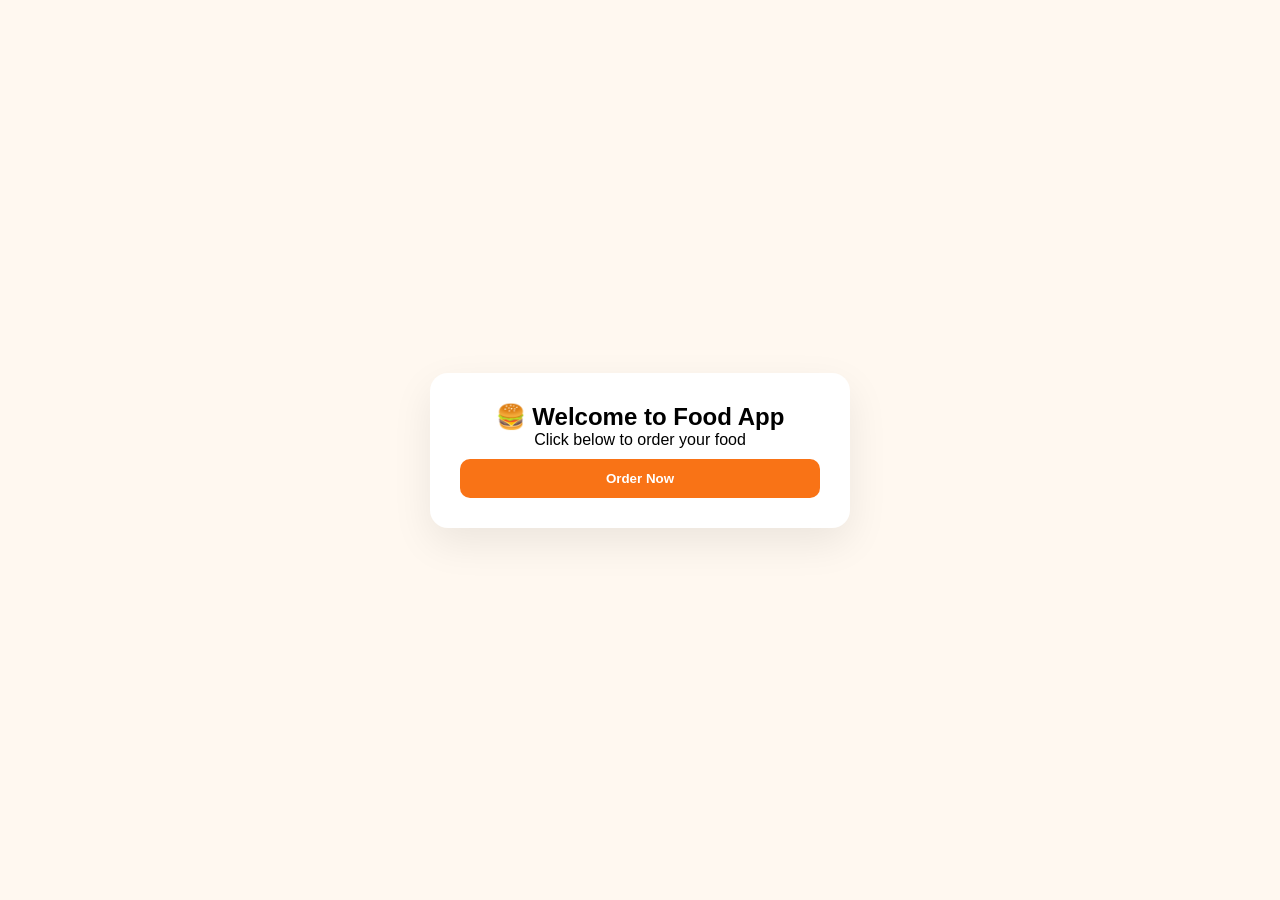
<file: login & signup form.html>
<!DOCTYPE html>
<html lang="en">
<head>
<meta charset="UTF-8">
<meta name="viewport" content="width=device-width, initial-scale=1.0">
<title>Food App Login, Signup & Order</title>

<style>
/* ===== RESET ===== */
* { margin:0; padding:0; box-sizing:border-box; }

body {
    font-family: 'Segoe UI', sans-serif;
    background: #FFF8F0;
    display:flex;
    justify-content:center;
    align-items:center;
    min-height:100vh;
}

/* ===== SECTION STYLING ===== */
.section {
    display:none;
    background:#fff;
    padding:30px;
    border-radius:18px;
    box-shadow:0 15px 40px rgba(0,0,0,0.08);
    width:100%;
    max-width:420px;
}

/* ACTIVE SECTION */
.active { display:block; }

/* ===== INPUT & BUTTON ===== */
input, select, textarea, button {
    width:100%;
    padding:12px;
    margin-top:5px;
    border-radius:10px;
    border:2px solid #eee;
}

input:focus, select:focus, textarea:focus { border-color:#f97316; outline:none; }

button {
    background:#f97316;
    color:white;
    border:none;
    cursor:pointer;
    font-weight:bold;
    margin-top:10px;
}

button:hover { opacity:0.9; }

/* ===== ERROR & SUCCESS ===== */
.error { font-size:12px; color:red; display:none; }
.success { text-align:center; display:none; }
.success h2 { margin-bottom:10px; }

/* ===== SWITCH LINK ===== */
p.switch { text-align:center; margin-top:10px; }
p.switch a { color:#f97316; cursor:pointer; font-weight:600; }

</style>
</head>
<body>

<!-- ================= HOME PAGE ================= -->
<div id="home" class="section active">
    <h2 style="text-align:center;">🍔 Welcome to Food App</h2>
    <p style="text-align:center;">Click below to order your food</p>
    <button onclick="goToOrder()">Order Now</button>
</div>

<!-- ================= LOGIN ================= -->
<div id="login" class="section">
    <h2>Login</h2>
    <form onsubmit="return handleLogin(event)">
        <input type="email" id="loginEmail" placeholder="Email">
        <p class="error" id="loginEmailErr">Invalid email</p>

        <input type="password" id="loginPassword" placeholder="Password">
        <p class="error" id="loginPassErr">Minimum 6 characters</p>

        <button>Login</button>
    </form>
    <p class="switch">No account? <a onclick="showSignup()">Sign Up</a></p>
</div>

<!-- ================= SIGNUP ================= -->
<div id="signup" class="section">
    <h2>Sign Up</h2>
    <form onsubmit="return handleSignup(event)">
        <input type="text" id="signupName" placeholder="Full Name">
        <p class="error" id="signupNameErr">Required</p>

        <input type="email" id="signupEmail" placeholder="Email">
        <p class="error" id="signupEmailErr">Invalid email</p>

        <input type="password" id="signupPassword" placeholder="Password">
        <p class="error" id="signupPassErr">Min 6 characters</p>

        <input type="password" id="signupConfirm" placeholder="Confirm Password">
        <p class="error" id="signupConfirmErr">Passwords don't match</p>

        <button>Sign Up</button>
    </form>
    <p class="switch">Already have account? <a onclick="showLogin()">Login</a></p>
</div>

<!-- ================= ORDER ================= -->
<div id="order" class="section">
    <h2>🍕 Place Order</h2>
    <form id="orderForm">
        <input type="text" id="orderName" placeholder="Full Name">
        <p class="error" id="nameErr">Name is required</p>

        <input type="email" id="orderEmail" placeholder="Email">
        <p class="error" id="emailErr">Invalid email</p>

        <input type="tel" id="phone" placeholder="Phone Number">
        <p class="error" id="phoneErr">Phone is required</p>

        <textarea id="message" placeholder="What do you want to order?"></textarea>

        <select id="payment">
            <option value="">Select payment method</option>
            <option value="mpesa">M-Pesa</option>
            <option value="card">Card</option>
            <option value="cash">Cash on Delivery</option>
        </select>
        <p class="error" id="paymentErr">Select payment method</p>

        <input type="number" id="amount" placeholder="Enter amount">
        <p class="error" id="amountErr">Enter valid amount</p>

        <button>Submit Order</button>
    </form>

    <div class="success" id="successBox">
        <h2>✅ Order Successful</h2>
        <p>Your order and payment have been received.</p>
    </div>

    <button style="margin-top:15px;" onclick="logout()">Logout</button>
</div>

<script>
// ================= HELPER FUNCTION TO SWITCH SECTIONS ================
function showSection(id){
    document.querySelectorAll(".section").forEach(s => s.classList.remove("active"));
    document.getElementById(id).classList.add("active");
}

// ================= NAVIGATION =================
function goToOrder(){
    let isLoggedIn = localStorage.getItem("userLoggedIn");
    if(isLoggedIn === "true") showSection("order"); // user logged in -> go to order
    else showSection("login"); // not logged in -> go to login
}

function showSignup(){ showSection("signup"); }
function showLogin(){ showSection("login"); }

// ================= LOGIN HANDLER =================
function handleLogin(e){
    e.preventDefault();
    let email = document.getElementById("loginEmail").value.trim();
    let password = document.getElementById("loginPassword").value;
    let valid=true;

    // EMAIL VALIDATION
    if(!email.includes("@")){ 
        document.getElementById("loginEmailErr").style.display="block"; 
        valid=false;
    } else document.getElementById("loginEmailErr").style.display="none";

    // PASSWORD VALIDATION
    if(password.length<6){ 
        document.getElementById("loginPassErr").style.display="block"; 
        valid=false;
    } else document.getElementById("loginPassErr").style.display="none";

    // IF VALID -> LOGIN SUCCESS
    if(valid){
        localStorage.setItem("userLoggedIn","true"); // mark as logged in
        showSection("order"); // go to order page
    }
}

// ================= SIGNUP HANDLER =================
function handleSignup(e){
    e.preventDefault();
    let name = document.getElementById("signupName").value.trim();
    let email = document.getElementById("signupEmail").value.trim();
    let password = document.getElementById("signupPassword").value;
    let confirm = document.getElementById("signupConfirm").value;
    let valid=true;

    if(!name){ document.getElementById("signupNameErr").style.display="block"; valid=false;}
    else document.getElementById("signupNameErr").style.display="none";

    if(!email.includes("@")){ document.getElementById("signupEmailErr").style.display="block"; valid=false;}
    else document.getElementById("signupEmailErr").style.display="none";

    if(password.length<6){ document.getElementById("signupPassErr").style.display="block"; valid=false;}
    else document.getElementById("signupPassErr").style.display="none";

    if(password!==confirm){ document.getElementById("signupConfirmErr").style.display="block"; valid=false;}
    else document.getElementById("signupConfirmErr").style.display="none";

    if(valid){
        localStorage.setItem("userLoggedIn","true"); // mark as logged in
        showSection("order"); // go to order page
    }
}

// ================= ORDER FORM HANDLER =================
const orderForm = document.getElementById("orderForm");
const successBox = document.getElementById("successBox");

orderForm.addEventListener("submit", function(e){
    e.preventDefault();
    let name=document.getElementById("orderName").value.trim();
    let email=document.getElementById("orderEmail").value.trim();
    let phone=document.getElementById("phone").value.trim();
    let payment=document.getElementById("payment").value;
    let amount=document.getElementById("amount").value;

    let valid=true;

    if(!name){ document.getElementById("nameErr").style.display="block"; valid=false;} else document.getElementById("nameErr").style.display="none";
    if(!email.includes("@")){ document.getElementById("emailErr").style.display="block"; valid=false;} else document.getElementById("emailErr").style.display="none";
    if(!phone){ document.getElementById("phoneErr").style.display="block"; valid=false;} else document.getElementById("phoneErr").style.display="none";
    if(!payment){ document.getElementById("paymentErr").style.display="block"; valid=false;} else document.getElementById("paymentErr").style.display="none";
    if(!amount || amount<=0){ document.getElementById("amountErr").style.display="block"; valid=false;} else document.getElementById("amountErr").style.display="none";

    if(valid){
        orderForm.style.display="none";
        successBox.style.display="block";
        console.log({name,email,phone,payment,amount});
    }
});

// ================= LOGOUT =================
function logout(){
    localStorage.removeItem("userLoggedIn");
    showSection("home");
}

// ================= AUTO LOAD CHECK =================
window.onload = function(){
    if(localStorage.getItem("userLoggedIn")==="true") showSection("order");
    else showSection("home");
}
</script>

</body>
</html>
</file>
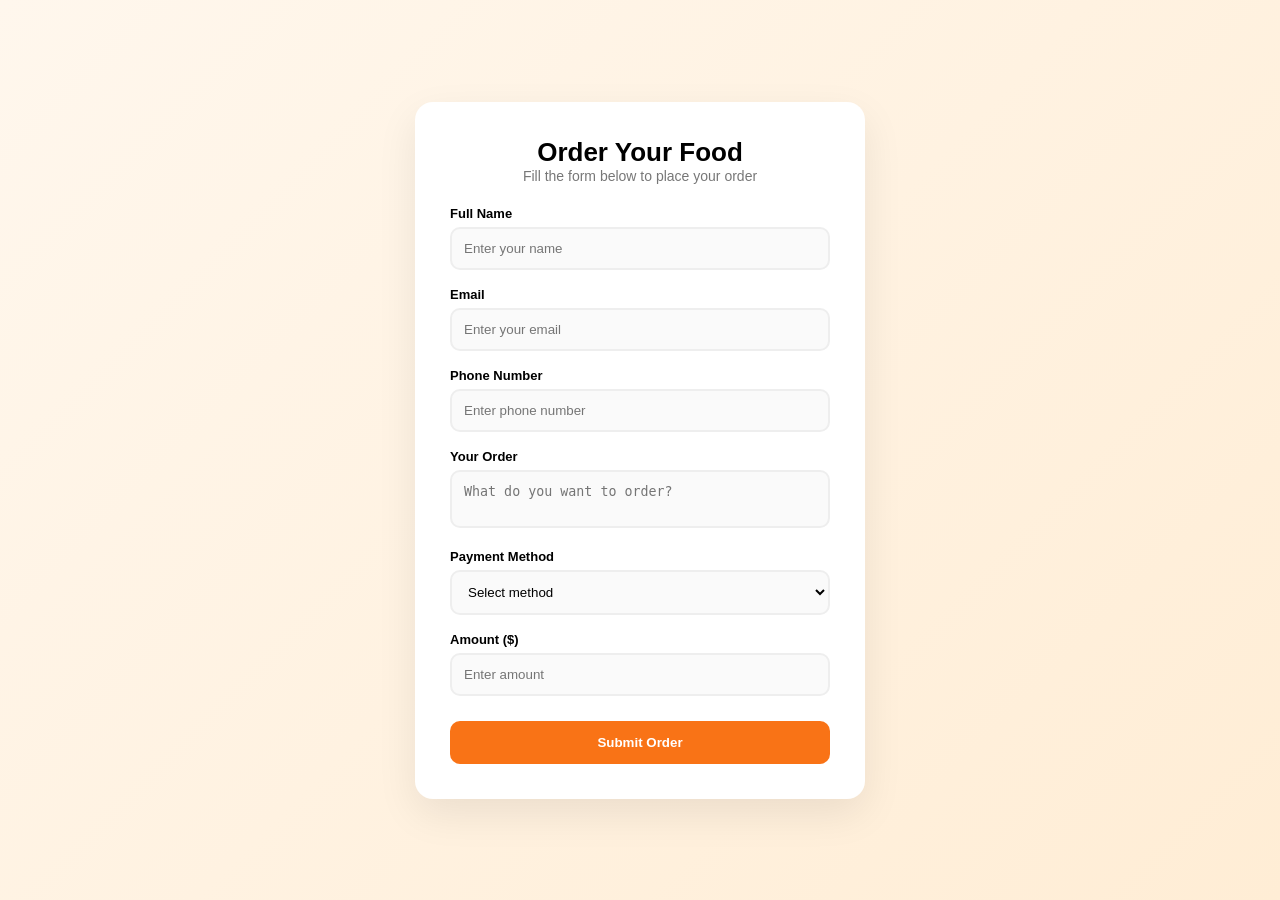
<file: order form.html>
<!DOCTYPE html>
<html lang="en">
<head>
    <meta charset="UTF-8">
    <meta name="viewport" content="width=device-width, initial-scale=1.0">
    <title>Food Order Registration</title>

    <style>
        /* ===== RESET ===== */
        * {
            margin: 0;
            padding: 0;
            box-sizing: border-box;
        }

        body {
            font-family: 'Segoe UI', sans-serif;
            background: linear-gradient(135deg, #fff7ed, #ffedd5);
            display: flex;
            align-items: center;
            justify-content: center;
            min-height: 100vh;
        }

        /* ===== CONTAINER ===== */
        .container {
            background: #fff;
            width: 100%;
            max-width: 450px;
            padding: 35px;
            border-radius: 18px;
            box-shadow: 0 15px 40px rgba(0,0,0,0.08);
        }

        .title {
            text-align: center;
            margin-bottom: 20px;
        }

        .title h1 {
            font-size: 26px;
        }

        .title p {
            font-size: 14px;
            color: #777;
        }

        /* ===== FORM ===== */
        .form-group {
            margin-bottom: 15px;
        }

        label {
            font-size: 13px;
            font-weight: 600;
        }

        input, select, textarea {
            width: 100%;
            padding: 12px;
            margin-top: 5px;
            border: 2px solid #eee;
            border-radius: 10px;
            background: #fafafa;
        }

        input:focus, select:focus {
            border-color: #f97316;
            outline: none;
        }

        textarea {
            resize: none;
        }

        /* ===== BUTTON ===== */
        .btn {
            width: 100%;
            padding: 14px;
            border: none;
            background: #f97316;
            color: white;
            border-radius: 10px;
            font-weight: bold;
            cursor: pointer;
            margin-top: 10px;
        }

        .btn:hover {
            opacity: 0.9;
        }

        /* ===== ERROR ===== */
        .error {
            font-size: 12px;
            color: red;
            display: none;
        }

        /* ===== SUCCESS ===== */
        .success {
            text-align: center;
            display: none;
        }

        .success h2 {
            margin-bottom: 10px;
        }

    </style>
</head>

<body>

<div class="container">

    <div class="title">
        <h1>Order Your Food</h1>
        <p>Fill the form below to place your order</p>
    </div>

    <!-- ===== FORM ===== -->
    <form id="form">

        <!-- NAME -->
        <div class="form-group">
            <label>Full Name</label>
            <input type="text" id="name" placeholder="Enter your name">
            <p class="error" id="nameErr">Name is required</p>
        </div>

        <!-- EMAIL -->
        <div class="form-group">
            <label>Email</label>
            <input type="email" id="email" placeholder="Enter your email">
            <p class="error" id="emailErr">Invalid email</p>
        </div>

        <!-- PHONE -->
        <div class="form-group">
            <label>Phone Number</label>
            <input type="tel" id="phone" placeholder="Enter phone number">
            <p class="error" id="phoneErr">Phone is required</p>
        </div>

        <!-- MESSAGE -->
        <div class="form-group">
            <label>Your Order</label>
            <textarea id="message" placeholder="What do you want to order?"></textarea>
        </div>

        <!-- PAYMENT METHOD -->
        <div class="form-group">
            <label>Payment Method</label>
            <select id="payment">
                <option value="">Select method</option>
                <option value="mpesa">M-Pesa</option>
                <option value="card">Card</option>
                <option value="cash">Cash on Delivery</option>
            </select>
            <p class="error" id="paymentErr">Select payment method</p>
        </div>

        <!-- AMOUNT -->
        <div class="form-group">
            <label>Amount ($)</label>
            <input type="number" id="amount" placeholder="Enter amount">
            <p class="error" id="amountErr">Enter valid amount</p>
        </div>

        <button class="btn">Submit Order</button>

    </form>

    <!-- SUCCESS MESSAGE -->
    <div class="success" id="successBox">
        <h2>✅ Order Successful</h2>
        <p>Your order and payment have been received.</p>
    </div>

</div>

<!-- ===== SCRIPT ===== -->
<script>

    const form = document.getElementById("form");
    const successBox = document.getElementById("successBox");

    function showError(id, condition) {
        document.getElementById(id).style.display = condition ? "block" : "none";
    }

    form.addEventListener("submit", function(e) {
        e.preventDefault();

        let name = document.getElementById("name").value.trim();
        let email = document.getElementById("email").value.trim();
        let phone = document.getElementById("phone").value.trim();
        let payment = document.getElementById("payment").value;
        let amount = document.getElementById("amount").value;

        let valid = true;

        if (!name) { showError("nameErr", true); valid = false; }
        else showError("nameErr", false);

        if (!email.includes("@")) { showError("emailErr", true); valid = false; }
        else showError("emailErr", false);

        if (!phone) { showError("phoneErr", true); valid = false; }
        else showError("phoneErr", false);

        if (!payment) { showError("paymentErr", true); valid = false; }
        else showError("paymentErr", false);

        if (!amount || amount <= 0) { showError("amountErr", true); valid = false; }
        else showError("amountErr", false);

        if (valid) {
            form.style.display = "none";
            successBox.style.display = "block";

            console.log({
                name, email, phone, payment, amount
            });
        }
    });

</script>

</body>
</html>
</file>
